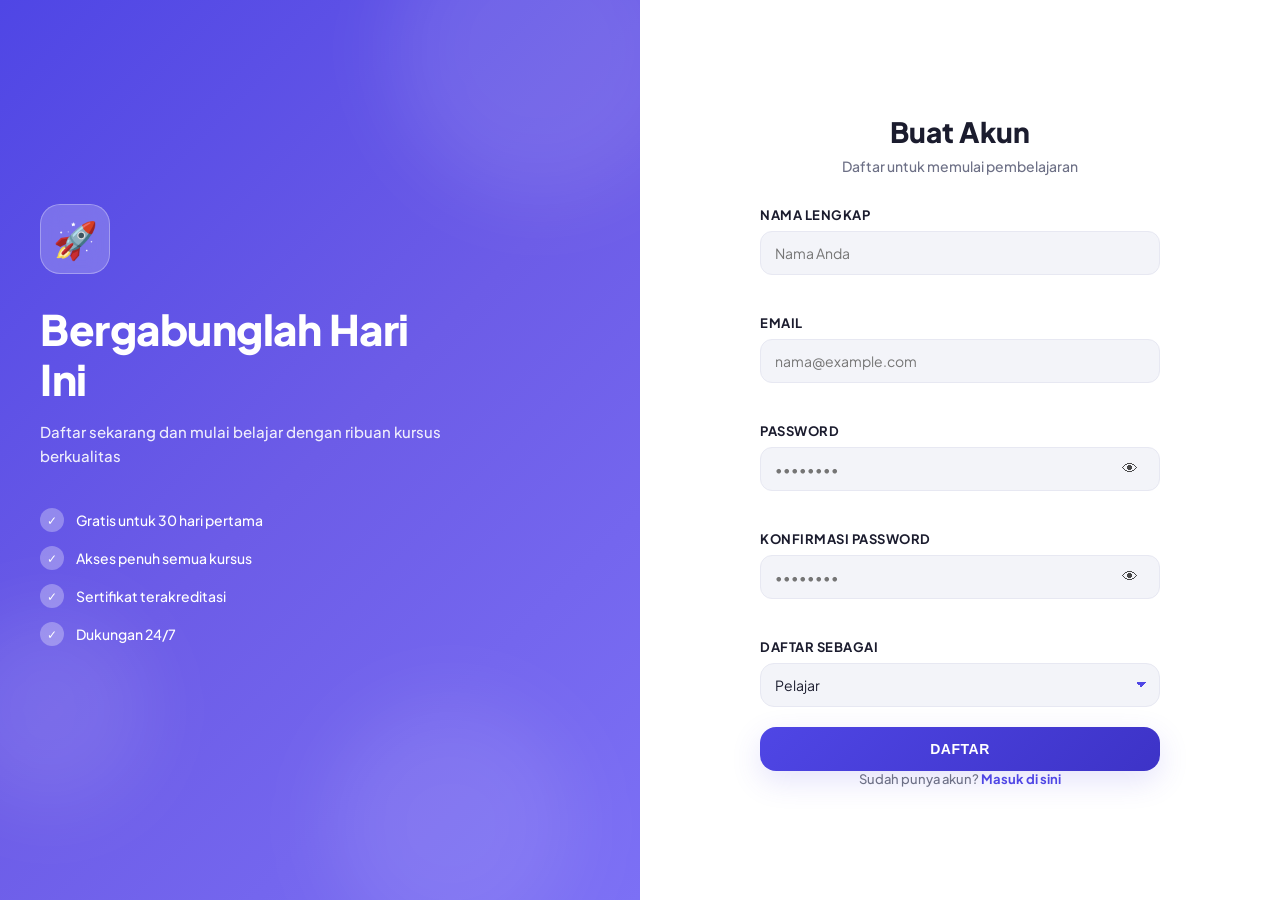
<file: .frontend/signup.html>
<!DOCTYPE html>
<html lang="id">
<head>
  <meta charset="UTF-8" />
  <meta name="viewport" content="width=device-width, initial-scale=1.0" />
  <title>MyCourse - Daftar</title>
  <link rel="preconnect" href="https://fonts.googleapis.com" />
  <link href="https://fonts.googleapis.com/css2?family=Plus+Jakarta+Sans:wght@400;500;600;700;800&display=swap" rel="stylesheet" />
  <link rel="stylesheet" href="login.css" />
</head>
<body>
  <div class="login-container">
    <!-- LEFT SIDE - DECORATION & WELCOME -->
    <div class="login-left">
      <div class="login-left-content">
        <div class="welcome-badge">
          <span class="badge-icon">🚀</span>
        </div>
        <h1 class="welcome-title">Bergabunglah Hari Ini</h1>
        <p class="welcome-subtitle">Daftar sekarang dan mulai belajar dengan ribuan kursus berkualitas</p>

        <div class="features">
          <div class="feature-item">
            <span class="feature-icon">✓</span>
            <span class="feature-text">Gratis untuk 30 hari pertama</span>
          </div>
          <div class="feature-item">
            <span class="feature-icon">✓</span>
            <span class="feature-text">Akses penuh semua kursus</span>
          </div>
          <div class="feature-item">
            <span class="feature-icon">✓</span>
            <span class="feature-text">Sertifikat terakreditasi</span>
          </div>
          <div class="feature-item">
            <span class="feature-icon">✓</span>
            <span class="feature-text">Dukungan 24/7</span>
          </div>
        </div>
      </div>

      <div class="floating-shapes">
        <div class="shape shape-1"></div>
        <div class="shape shape-2"></div>
        <div class="shape shape-3"></div>
      </div>
    </div>

    <!-- RIGHT SIDE - SIGNUP FORM -->
    <div class="login-right">
      <div class="form-container">
        <div class="form-header">
          <h2>Buat Akun</h2>
          <p>Daftar untuk memulai pembelajaran</p>
        </div>

        <!-- Alert Messages -->
        <div id="signup-alert-message" class="alert" style="display: none;"></div>

        <!-- Signup Form -->
        <form id="signup-form">
          <div class="form-group">
            <label for="signup-name">Nama Lengkap</label>
            <input type="text" id="signup-name" name="name" placeholder="Nama Anda" required />
            <span class="error-message" id="name-error"></span>
          </div>

          <div class="form-group">
            <label for="signup-email">Email</label>
            <input type="email" id="signup-email" name="email" placeholder="nama@example.com" required />
            <span class="error-message" id="signup-email-error"></span>
          </div>

          <div class="form-group">
            <label for="signup-password">Password</label>
            <div class="password-wrapper">
              <input type="password" id="signup-password" name="password" placeholder="••••••••" required />
              <button type="button" class="toggle-password" onclick="toggleSignupPassword(event)">👁</button>
            </div>
            <span class="error-message" id="signup-password-error"></span>
          </div>

          <div class="form-group">
            <label for="signup-password-confirm">Konfirmasi Password</label>
            <div class="password-wrapper">
              <input type="password" id="signup-password-confirm" name="password_confirm" placeholder="••••••••" required />
              <button type="button" class="toggle-password" onclick="toggleSignupPasswordConfirm(event)">👁</button>
            </div>
            <span class="error-message" id="signup-password-confirm-error"></span>
          </div>

          <div class="form-group">
            <label for="signup-role">Daftar sebagai</label>
            <select id="signup-role" name="account_role">
              <option value="user">Pelajar</option>
              <option value="admin">Admin</option>
            </select>
          </div>

          <div class="form-group hidden" id="signup-admin-code-group">
            <label for="signup-admin-code">Kode Admin</label>
            <input type="password" id="signup-admin-code" name="admin_code" placeholder="Masukkan kode admin" />
            <span class="error-message" id="signup-admin-code-error"></span>
          </div>

          <button type="submit" class="btn-login">Daftar</button>
        </form>

        <div class="signup-link">
          Sudah punya akun? <a href="/login">Masuk di sini</a>
        </div>
      </div>
    </div>
  </div>

  <script src="signup.js"></script>
</body>
</html>
</file>
<file: .frontend/login.css>
/* ================================================================
   MyCourse Login — login.css
   Tema warna sesuai dashboard dengan layout modern
================================================================ */

:root {
  --primary:       #4F46E5;   /* indigo */
  --primary-dark:  #3D33C7;
  --primary-soft:  #EEEDFC;
  --accent:        #FF7A45;   /* oranye */
  --accent-dark:   #E85A25;

  --bg-light:      #F3F4F9;
  --bg-white:      #FFFFFF;
  --border:        #E7E8F2;

  --text-dark:     #1B1C2E;
  --text-gray:     #6D7086;
  --text-light:    #A2A4B8;

  --success:       #10B981;
  --error:         #EF4444;
  --warning:       #F59E0B;

  --shadow-soft:   0 8px 24px rgba(31, 34, 90, 0.06);
  --shadow-card:   0 4px 14px rgba(31, 34, 90, 0.05);
  --shadow-form:   0 10px 30px rgba(79, 70, 229, 0.15);
}

* {
  margin: 0;
  padding: 0;
  box-sizing: border-box;
}

html, body {
  width: 100%;
  height: 100%;
}

body {
  font-family: "Plus Jakarta Sans", -apple-system, sans-serif;
  background: var(--bg-light);
  color: var(--text-dark);
  -webkit-font-smoothing: antialiased;
  text-rendering: optimizeLegibility;
}

/* Utility: used by login.js / signup.js to hide role-specific fields.
   FIX: this class was missing from login.css, so toggling it on
   #admin-code-group / #verification-code-group had no visual effect. */
.hidden {
  display: none !important;
}

/* ===================== LOGIN CONTAINER ===================== */
.login-container {
  display: flex;
  height: 100vh;
  overflow: hidden;
}

/* ===================== LEFT SIDE ===================== */
.login-left {
  flex: 1;
  background: linear-gradient(135deg, var(--primary) 0%, #6C5CE7 50%, #7C70F5 100%);
  color: white;
  padding: 60px 40px;
  display: flex;
  flex-direction: column;
  justify-content: center;
  position: relative;
  overflow: hidden;
}

.login-left-content {
  position: relative;
  z-index: 2;
  max-width: 420px;
}

.welcome-badge {
  display: inline-flex;
  align-items: center;
  justify-content: center;
  width: 70px;
  height: 70px;
  background: rgba(255, 255, 255, 0.2);
  border-radius: 20px;
  margin-bottom: 30px;
  backdrop-filter: blur(10px);
  border: 1px solid rgba(255, 255, 255, 0.3);
}

.badge-icon {
  font-size: 36px;
}

.welcome-title {
  font-size: 42px;
  font-weight: 800;
  line-height: 1.2;
  margin-bottom: 16px;
  letter-spacing: -0.5px;
}

.welcome-subtitle {
  font-size: 15px;
  opacity: 0.9;
  line-height: 1.6;
  margin-bottom: 40px;
  font-weight: 500;
}

.features {
  margin-bottom: 50px;
}

.feature-item {
  display: flex;
  align-items: center;
  gap: 12px;
  margin-bottom: 14px;
  font-size: 14px;
  font-weight: 500;
}

.feature-icon {
  display: inline-flex;
  align-items: center;
  justify-content: center;
  width: 24px;
  height: 24px;
  background: rgba(255, 255, 255, 0.3);
  border-radius: 50%;
  flex-shrink: 0;
  font-size: 12px;
}

.stats {
  display: flex;
  gap: 30px;
}

.stat {
  flex: 1;
}

.stat-number {
  font-size: 24px;
  font-weight: 800;
  margin-bottom: 6px;
}

.stat-label {
  font-size: 12px;
  opacity: 0.85;
  font-weight: 500;
}

/* Floating Shapes */
.floating-shapes {
  position: absolute;
  width: 100%;
  height: 100%;
  top: 0;
  left: 0;
  overflow: hidden;
}

.shape {
  position: absolute;
  background: rgba(255, 255, 255, 0.1);
  border-radius: 50%;
  filter: blur(40px);
}

.shape-1 {
  width: 300px;
  height: 300px;
  top: -100px;
  right: -50px;
  animation: float 6s ease-in-out infinite;
}

.shape-2 {
  width: 200px;
  height: 200px;
  bottom: 10%;
  left: -50px;
  animation: float 8s ease-in-out infinite 1s;
}

.shape-3 {
  width: 250px;
  height: 250px;
  bottom: -50px;
  right: 10%;
  animation: float 7s ease-in-out infinite 2s;
}

@keyframes float {
  0%, 100% {
    transform: translateY(0px) translateX(0px);
  }
  50% {
    transform: translateY(-20px) translateX(10px);
  }
}

/* ===================== RIGHT SIDE ===================== */
.login-right {
  flex: 1;
  background: var(--bg-white);
  display: flex;
  align-items: center;
  justify-content: center;
  padding: 40px;
  overflow-y: auto;
}

.form-container {
  width: 100%;
  max-width: 400px;
}

.form-header {
  margin-bottom: 32px;
  text-align: center;
}

.form-header h2 {
  font-size: 28px;
  font-weight: 800;
  margin-bottom: 8px;
  color: var(--text-dark);
}

.form-header p {
  font-size: 14px;
  color: var(--text-gray);
  font-weight: 500;
}

/* ===================== FORM STYLES ===================== */
.form-group {
  margin-bottom: 20px;
}

.form-group label {
  display: block;
  font-size: 13px;
  font-weight: 700;
  color: var(--text-dark);
  margin-bottom: 8px;
  text-transform: uppercase;
  letter-spacing: 0.5px;
}

.form-group input {
  width: 100%;
  padding: 12px 14px;
  border: 1.5px solid var(--border);
  border-radius: 12px;
  font-family: inherit;
  font-size: 14px;
  transition: border-color 0.2s, box-shadow 0.2s;
  background: var(--bg-light);
}

.form-group input:focus {
  outline: none;
  border-color: var(--primary);
  background: var(--bg-white);
  box-shadow: 0 0 0 3px var(--primary-soft);
}

.form-group select {
  width: 100%;
  padding: 12px 40px 12px 14px;
  border: 1.5px solid var(--border);
  border-radius: 14px;
  font-family: inherit;
  font-size: 14px;
  color: var(--text-dark);
  background: var(--bg-light);
  cursor: pointer;
  appearance: none;
  background-image: linear-gradient(45deg, transparent 50%, var(--primary) 50%), linear-gradient(135deg, var(--primary) 50%, transparent 50%);
  background-position: calc(100% - 18px) 50%, calc(100% - 13px) 50%;
  background-size: 5px 5px, 5px 5px;
  background-repeat: no-repeat;
  transition: border-color 0.2s, box-shadow 0.2s, background-color 0.2s;
}

.form-group select:focus {
  outline: none;
  border-color: var(--primary);
  background-color: var(--bg-white);
  box-shadow: 0 0 0 3px var(--primary-soft);
}

.password-wrapper {
  position: relative;
}

.toggle-password {
  position: absolute;
  right: 14px;
  top: 50%;
  transform: translateY(-50%);
  background: none;
  border: none;
  cursor: pointer;
  font-size: 16px;
  padding: 4px 8px;
  opacity: 0.7;
  transition: opacity 0.2s;
}

.toggle-password:hover {
  opacity: 1;
}

.error-message {
  display: block;
  font-size: 12px;
  color: var(--error);
  margin-top: 4px;
  min-height: 16px;
}

.form-options {
  display: flex;
  justify-content: space-between;
  align-items: center;
  margin-bottom: 24px;
  font-size: 13px;
}

.remember-me input[type="checkbox"] {
  width: 16px;
  height: 16px;
  cursor: pointer;
  accent-color: var(--primary);
}

.forgot-link {
  color: var(--primary);
  text-decoration: none;
  font-weight: 600;
  transition: color 0.2s;
}

.forgot-link:hover {
  color: var(--primary-dark);
  text-decoration: underline;
}

/* ===================== BUTTONS ===================== */
.btn-login {
  width: 100%;
  padding: 14px;
  background: linear-gradient(135deg, var(--primary), var(--primary-dark));
  color: white;
  border: none;
  border-radius: 16px;
  font-size: 14px;
  font-weight: 700;
  cursor: pointer;
  transition: transform 0.2s, box-shadow 0.2s, opacity 0.2s;
  box-shadow: var(--shadow-form);
  text-transform: uppercase;
  letter-spacing: 0.5px;
}

.btn-login:hover {
  transform: translateY(-2px);
  box-shadow: 0 12px 35px rgba(79, 70, 229, 0.25);
}

.btn-login:active {
  transform: translateY(0);
}

.btn-login:disabled {
  opacity: 0.6;
  cursor: not-allowed;
  transform: none;
}

/* ===================== DIVIDER ===================== */
.divider {
  text-align: center;
  color: var(--text-light);
  font-size: 13px;
  font-weight: 600;
  margin: 24px 0;
  position: relative;
}

.divider::before,
.divider::after {
  content: "";
  position: absolute;
  top: 50%;
  width: 35%;
  height: 1px;
  background: var(--border);
}

.divider::before {
  left: 0;
}

.divider::after {
  right: 0;
}

/* ===================== GOOGLE SIGN IN ===================== */
.google-signin-wrapper {
  margin-bottom: 24px;
  display: flex;
  flex-direction: column;
  justify-content: center;
  align-items: center;
}

#google-signin-container {
  width: 100%;
}

.btn-google {
  width: 100%;
  padding: 14px 18px;
  background: var(--bg-white);
  color: var(--text-dark);
  border: 1.5px solid var(--border);
  border-radius: 12px;
  font-size: 14px;
  font-weight: 700;
  cursor: pointer;
  transition: all 0.3s ease;
  display: flex;
  align-items: center;
  justify-content: center;
  gap: 12px;
  text-transform: uppercase;
  letter-spacing: 0.5px;
  position: relative;
  overflow: hidden;
}

.btn-google:hover {
  background: var(--primary-soft);
  border-color: var(--primary);
  color: var(--primary);
  transform: translateY(-2px);
  box-shadow: 0 8px 20px rgba(79, 70, 229, 0.15);
}

.btn-google:active {
  transform: translateY(0);
}

.btn-google:disabled {
  opacity: 0.6;
  cursor: not-allowed;
}

.btn-google svg {
  width: 20px;
  height: 20px;
}

/* Ensure Google's Identity Services button can display */
#g_id_signin {
  display: inline-flex !important;
}

.g_id_signin_button {
  display: inline-flex !important;
}

/* ===================== SIGNUP LINK ===================== */
.signup-link {
  text-align: center;
  font-size: 13px;
  color: var(--text-gray);
  font-weight: 500;
}

.signup-link a {
  color: var(--primary);
  text-decoration: none;
  font-weight: 700;
  transition: color 0.2s;
}

.signup-link a:hover {
  color: var(--primary-dark);
  text-decoration: underline;
}

/* ===================== ALERT MESSAGE ===================== */
.alert {
  padding: 12px 16px;
  border-radius: 10px;
  margin-bottom: 20px;
  font-size: 13px;
  font-weight: 600;
  animation: slideDown 0.3s ease-out;
}

.alert.success {
  background: rgba(16, 185, 129, 0.1);
  color: #065F46;
  border: 1px solid rgba(16, 185, 129, 0.2);
}

.alert.error {
  background: rgba(239, 68, 68, 0.1);
  color: #7F1D1D;
  border: 1px solid rgba(239, 68, 68, 0.2);
}

.alert.warning {
  background: rgba(245, 158, 11, 0.1);
  color: #78350F;
  border: 1px solid rgba(245, 158, 11, 0.2);
}

@keyframes slideDown {
  from {
    opacity: 0;
    transform: translateY(-10px);
  }
  to {
    opacity: 1;
    transform: translateY(0);
  }
}

/* ===================== LOADING STATE ===================== */
.btn-login.loading {
  opacity: 0.7;
  pointer-events: none;
  position: relative;
}

.btn-login.loading::after {
  content: "";
  position: absolute;
  right: 14px;
  top: 50%;
  transform: translateY(-50%);
  width: 16px;
  height: 16px;
  border: 2px solid rgba(255, 255, 255, 0.3);
  border-top-color: white;
  border-radius: 50%;
  animation: spin 0.6s linear infinite;
}

@keyframes spin {
  to {
    transform: translateY(-50%) rotate(360deg);
  }
}

/* ===================== RESPONSIVE ===================== */
@media (max-width: 768px) {
  .login-container {
    flex-direction: column;
  }

  .login-left {
    min-height: 250px;
    padding: 40px 20px;
  }

  .login-left-content {
    max-width: 100%;
  }

  .welcome-title {
    font-size: 28px;
  }

  .welcome-subtitle {
    font-size: 13px;
    margin-bottom: 30px;
  }

  .features {
    margin-bottom: 30px;
  }

  .feature-item {
    font-size: 12px;
    margin-bottom: 10px;
  }

  .stats {
    gap: 20px;
  }

  .stat-number {
    font-size: 20px;
  }

  .stat-label {
    font-size: 11px;
  }

  .login-right {
    padding: 30px 20px;
    min-height: auto;
  }

  .form-container {
    max-width: 100%;
  }

  .form-header h2 {
    font-size: 24px;
  }

  .shape-1, .shape-2, .shape-3 {
    opacity: 0.3;
  }
}

@media (max-width: 480px) {
  .login-left {
    min-height: 200px;
    padding: 30px 20px;
  }

  .welcome-badge {
    width: 60px;
    height: 60px;
    margin-bottom: 20px;
  }

  .badge-icon {
    font-size: 28px;
  }

  .welcome-title {
    font-size: 22px;
    margin-bottom: 10px;
  }

  .welcome-subtitle {
    font-size: 12px;
    margin-bottom: 20px;
  }

  .form-options {
    flex-direction: column;
    gap: 10px;
    align-items: flex-start;
  }

  .stats {
    flex-direction: column;
    gap: 15px;
  }

  .features {
    margin-bottom: 20px;
  }

  .feature-item {
    font-size: 12px;
    gap: 10px;
  }
}
</file>
